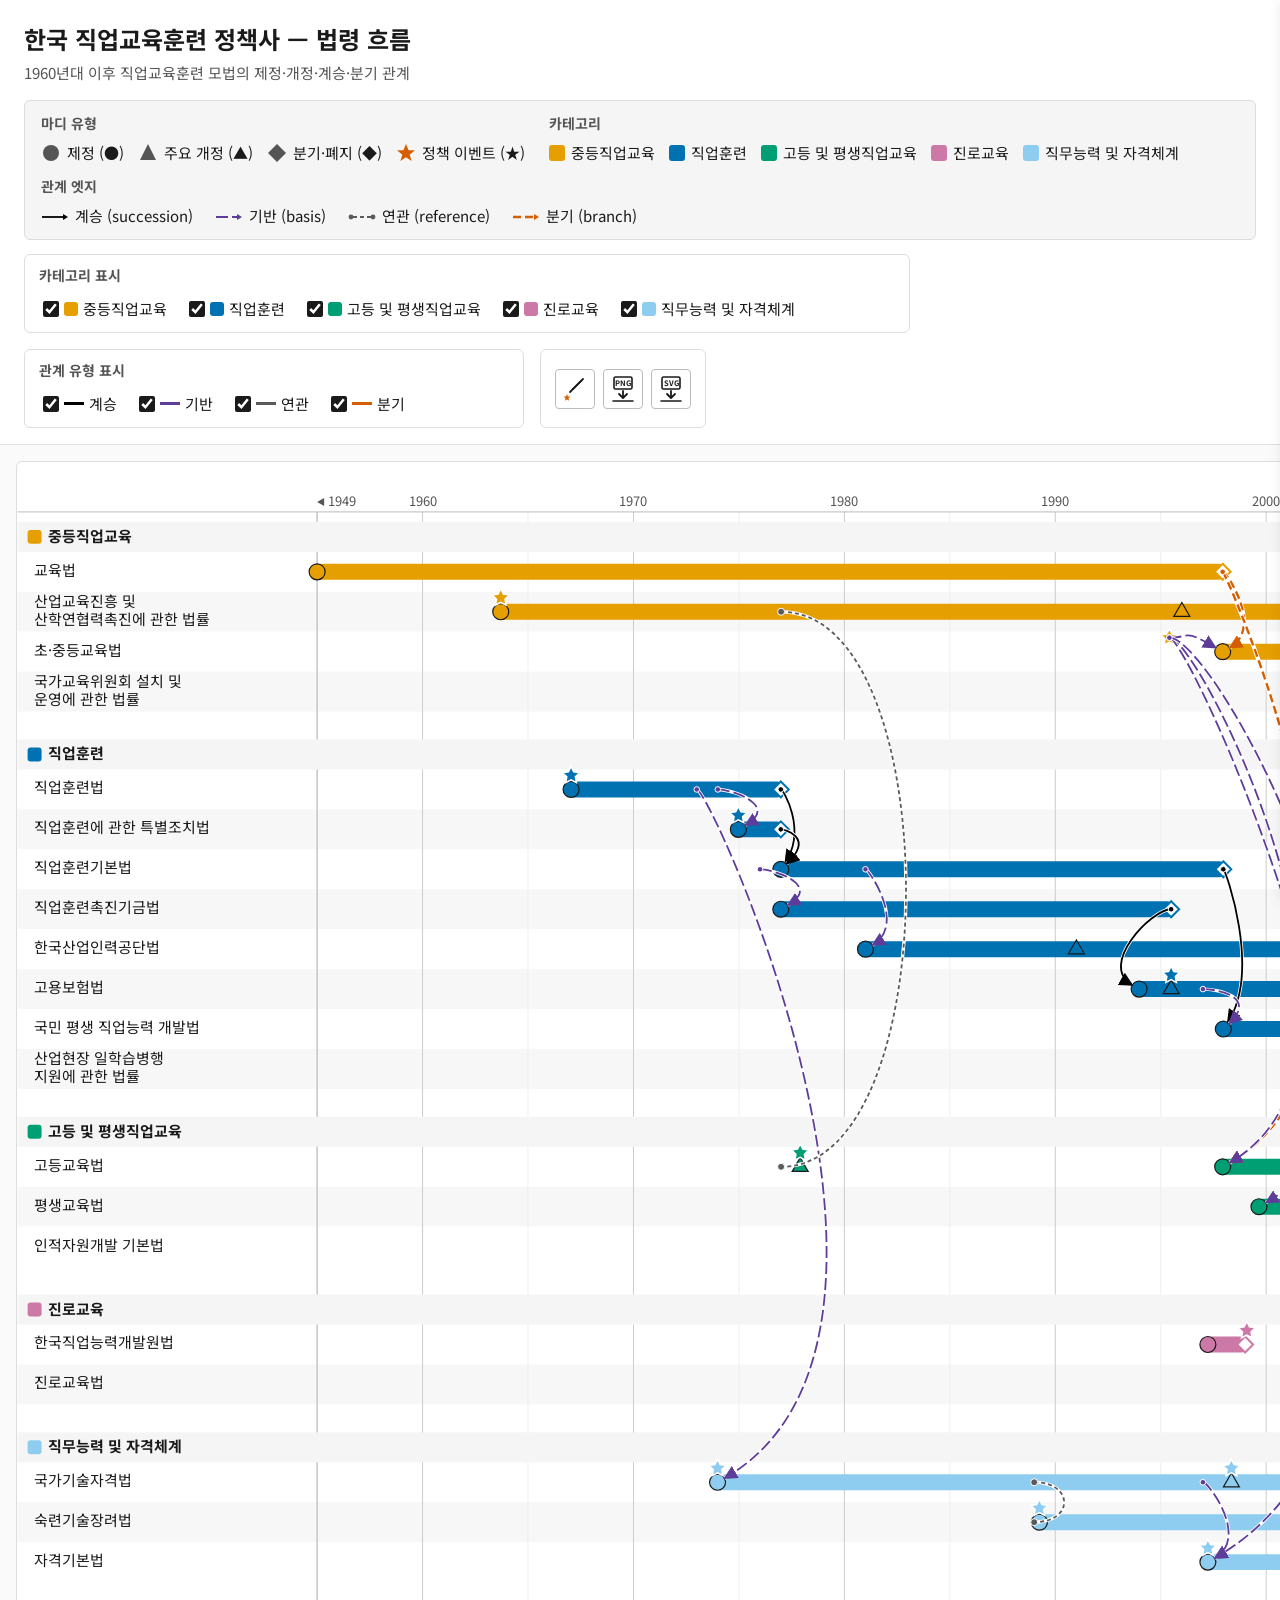
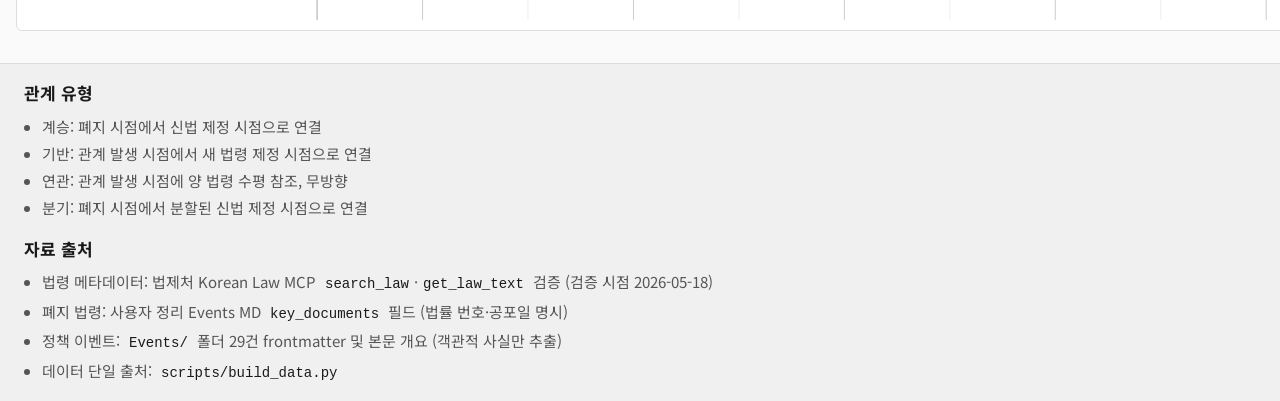
<file: index.html>
<!DOCTYPE html>
<html lang="ko">
<head>
  <meta charset="UTF-8" />
  <meta name="viewport" content="width=device-width, initial-scale=1.0" />
  <title>한국 직업교육훈련 정책사 — 법령 흐름</title>
  <meta http-equiv="refresh" content="0; url=./Voc_edu_history/index_deploy.html" />
  <link rel="canonical" href="./Voc_edu_history/index_deploy.html" />
  <style>
    body { font-family: system-ui, -apple-system, "Apple SD Gothic Neo", "Malgun Gothic", sans-serif; margin: 2rem; color: #1A1A1A; }
    a { color: #005FCC; }
  </style>
</head>
<body>
  <p>
    잠시 후 자동으로 이동합니다.
    이동되지 않으면 <a href="./Voc_edu_history/index_deploy.html">한국 직업교육훈련 정책사 — 법령 흐름</a>을 클릭하세요.
  </p>
  <script>
    // meta refresh 대비 즉시 교체 (히스토리에 진입 페이지 안 남김)
    window.location.replace('./Voc_edu_history/index_deploy.html');
  </script>
</body>
</html>
</file>
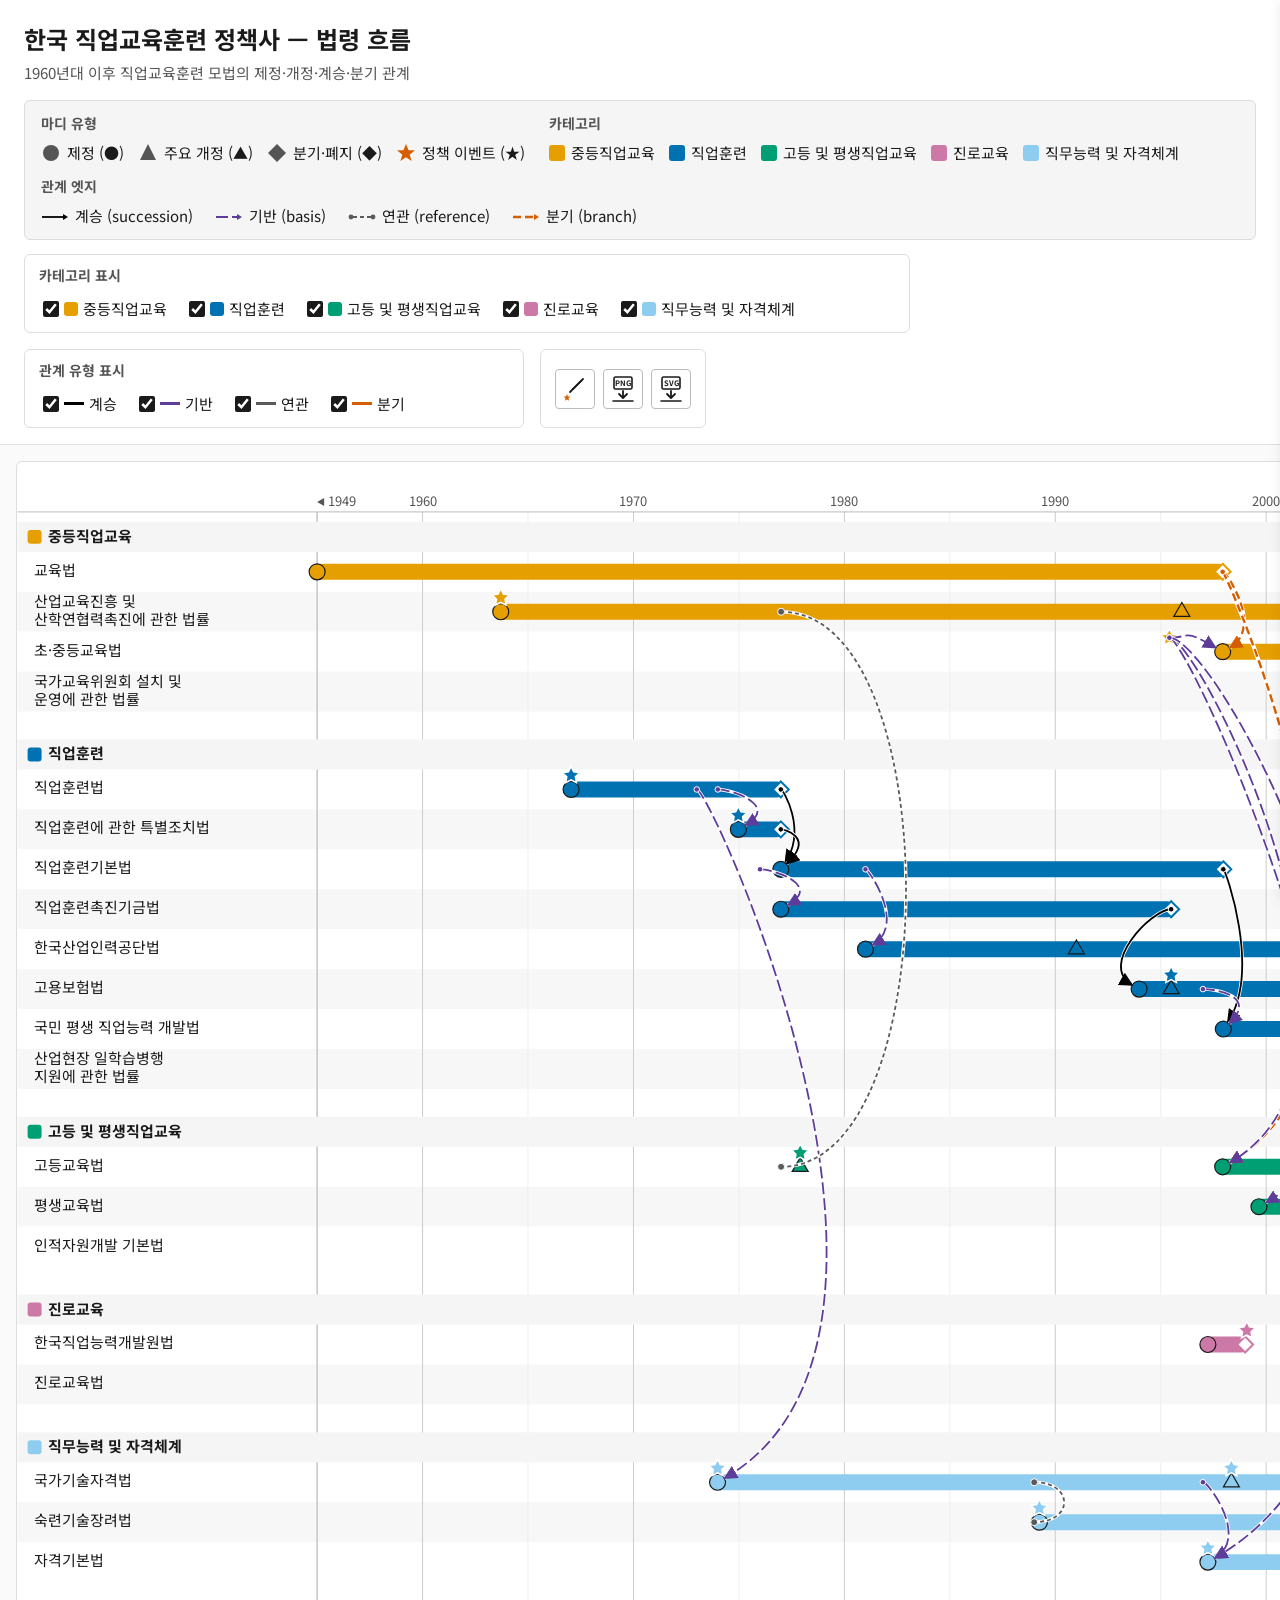
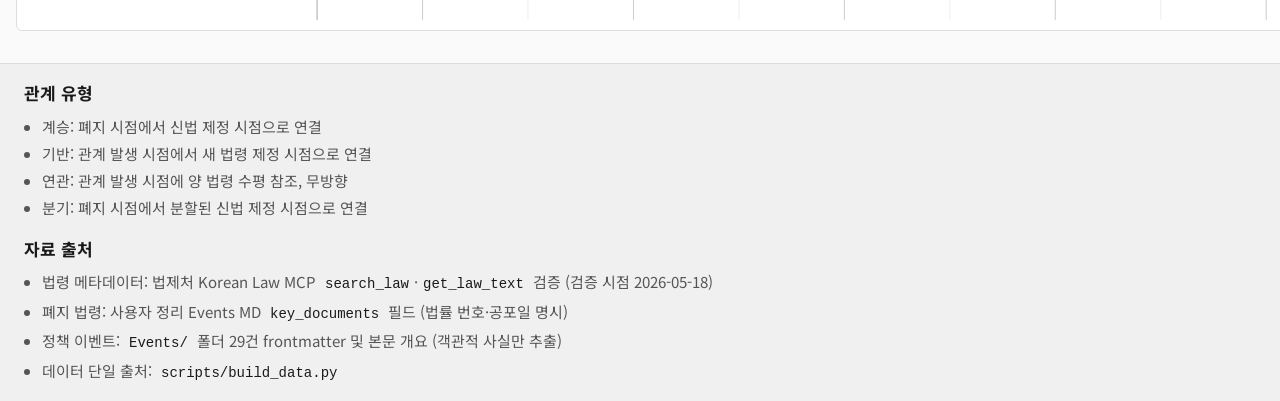
<file: Voc_edu_history/index_deploy.html>
<!DOCTYPE html>
<html lang="ko">
<head>
  <meta charset="UTF-8" />
  <meta name="viewport" content="width=device-width, initial-scale=1.0" />
  <title>한국 직업교육훈련 정책사 — 법령 흐름</title>
  <link rel="stylesheet" href="./css/style.css?v=20260529m" />
</head>
<body data-mode="deploy">
  <header class="site-header">
    <div class="header-inner">
      <h1 id="page-title">한국 직업교육훈련 정책사 — 법령 흐름</h1>
      <p class="header-subtitle">1960년대 이후 직업교육훈련 모법의 제정·개정·계승·분기 관계</p>

      <!-- 범례 영역 -->
      <section class="legend" aria-label="범례">
        <div class="legend-group" aria-labelledby="legend-marker-title">
          <h2 id="legend-marker-title" class="legend-title">마디 유형</h2>
          <ul class="legend-list">
            <li class="legend-item">
              <svg class="legend-icon" width="20" height="20" viewBox="-10 -10 20 20" aria-hidden="true">
                <circle cx="0" cy="0" r="8" fill="#555555" />
              </svg>
              <span>제정 (●)</span>
            </li>
            <li class="legend-item">
              <svg class="legend-icon" width="20" height="20" viewBox="-10 -10 20 20" aria-hidden="true">
                <polygon points="0,-9 8,7 -8,7" fill="#555555" />
              </svg>
              <span>주요 개정 (▲)</span>
            </li>
            <li class="legend-item">
              <svg class="legend-icon" width="20" height="20" viewBox="-10 -10 20 20" aria-hidden="true">
                <polygon points="0,-9 9,0 0,9 -9,0" fill="#555555" />
              </svg>
              <span>분기·폐지 (◆)</span>
            </li>
            <li class="legend-item">
              <svg class="legend-icon" width="20" height="20" viewBox="-10 -10 20 20" aria-hidden="true">
                <polygon points="0,-9 2.6,-2.8 9,-2.8 3.7,1.7 5.6,8 0,4.2 -5.6,8 -3.7,1.7 -9,-2.8 -2.6,-2.8" fill="#D55E00" />
              </svg>
              <span>정책 이벤트 (★)</span>
            </li>
          </ul>
        </div>

        <div class="legend-group" aria-labelledby="legend-category-title">
          <h2 id="legend-category-title" class="legend-title">카테고리</h2>
          <ul class="legend-list">
            <li class="legend-item"><span class="legend-swatch" style="background: var(--cat-secondary-voc);"></span><span>중등직업교육</span></li>
            <li class="legend-item"><span class="legend-swatch" style="background: var(--cat-vocational-training);"></span><span>직업훈련</span></li>
            <li class="legend-item"><span class="legend-swatch" style="background: var(--cat-higher-lifelong);"></span><span>고등 및 평생직업교육</span></li>
            <li class="legend-item"><span class="legend-swatch" style="background: var(--cat-career);"></span><span>진로교육</span></li>
            <li class="legend-item"><span class="legend-swatch" style="background: var(--cat-qualification);"></span><span>직무능력 및 자격체계</span></li>
          </ul>
        </div>

        <div class="legend-group" aria-labelledby="legend-edge-title">
          <h2 id="legend-edge-title" class="legend-title">관계 엣지</h2>
          <ul class="legend-list legend-list-edge">
            <li class="legend-item">
              <svg class="legend-icon" width="28" height="10" viewBox="0 0 28 10" aria-hidden="true">
                <line x1="1" y1="5" x2="22" y2="5" stroke="var(--edge-succession)" stroke-width="1.8" />
                <polygon points="22,2 27,5 22,8" fill="var(--edge-succession)" />
              </svg>
              <span>계승 (succession)</span>
            </li>
            <li class="legend-item">
              <svg class="legend-icon" width="28" height="10" viewBox="0 0 28 10" aria-hidden="true">
                <line x1="1" y1="5" x2="22" y2="5" stroke="var(--edge-basis)" stroke-width="1.8" stroke-dasharray="12 4" />
                <polygon points="22,2 27,5 22,8" fill="var(--edge-basis)" />
              </svg>
              <span>기반 (basis)</span>
            </li>
            <li class="legend-item">
              <svg class="legend-icon" width="28" height="10" viewBox="0 0 28 10" aria-hidden="true">
                <circle cx="3" cy="5" r="2.4" fill="var(--edge-reference)" />
                <line x1="5" y1="5" x2="23" y2="5" stroke="var(--edge-reference)" stroke-width="1.8" stroke-dasharray="4 3" />
                <circle cx="25" cy="5" r="2.4" fill="var(--edge-reference)" />
              </svg>
              <span>연관 (reference)</span>
            </li>
            <li class="legend-item">
              <svg class="legend-icon" width="28" height="10" viewBox="0 0 28 10" aria-hidden="true">
                <line x1="1" y1="5" x2="22" y2="5" stroke="var(--edge-branch)" stroke-width="2.4" stroke-dasharray="8 4" />
                <polygon points="22,2 27,5 22,8" fill="var(--edge-branch)" />
              </svg>
              <span>분기 (branch)</span>
            </li>
          </ul>
        </div>
      </section>

      <!-- 필터 영역 -->
      <section class="filters" aria-label="필터">
        <div class="filter-group" id="filter-category-group" role="group" aria-labelledby="filter-category-legend">
          <div class="filter-legend" id="filter-category-legend">카테고리 표시</div>
          <label class="filter-label">
            <input type="checkbox" class="filter-category" data-category="중등직업교육" checked />
            <span class="filter-swatch" style="background: var(--cat-secondary-voc);"></span>
            중등직업교육
          </label>
          <label class="filter-label">
            <input type="checkbox" class="filter-category" data-category="직업훈련" checked />
            <span class="filter-swatch" style="background: var(--cat-vocational-training);"></span>
            직업훈련
          </label>
          <label class="filter-label">
            <input type="checkbox" class="filter-category" data-category="고등 및 평생직업교육" checked />
            <span class="filter-swatch" style="background: var(--cat-higher-lifelong);"></span>
            고등 및 평생직업교육
          </label>
          <label class="filter-label">
            <input type="checkbox" class="filter-category" data-category="진로교육" checked />
            <span class="filter-swatch" style="background: var(--cat-career);"></span>
            진로교육
          </label>
          <label class="filter-label">
            <input type="checkbox" class="filter-category" data-category="직무능력 및 자격체계" checked />
            <span class="filter-swatch" style="background: var(--cat-qualification);"></span>
            직무능력 및 자격체계
          </label>
        </div>

        <div class="filter-group" id="filter-relation-group" role="group" aria-labelledby="filter-relation-legend">
          <div class="filter-legend" id="filter-relation-legend">관계 유형 표시</div>
          <label class="filter-label">
            <input type="checkbox" class="filter-relation" data-relation="succession" checked />
            <span class="filter-line" style="background: var(--edge-succession);"></span>
            계승
          </label>
          <label class="filter-label">
            <input type="checkbox" class="filter-relation" data-relation="basis" checked />
            <span class="filter-line" style="background: var(--edge-basis);"></span>
            기반
          </label>
          <label class="filter-label">
            <input type="checkbox" class="filter-relation" data-relation="reference" checked />
            <span class="filter-line" style="background: var(--edge-reference);"></span>
            연관
          </label>
          <label class="filter-label">
            <input type="checkbox" class="filter-relation" data-relation="branch" checked />
            <span class="filter-line" style="background: var(--edge-branch);"></span>
            분기
          </label>
        </div>

        <!-- 다이어그램 내보내기 -->
        <div class="export-actions" role="group" aria-label="다이어그램 내보내기">
          <button type="button" id="toggle-event-labels" class="export-btn icon-btn"
                  aria-label="이벤트명 라벨 표시 토글" aria-pressed="false"
                  title="이벤트명 라벨 표시 / 숨김">
            <svg width="28" height="28" viewBox="0 0 28 28" aria-hidden="true" focusable="false">
              <polygon points="6,19 6.95,21.4 9.5,21.55 7.5,23.2 8.15,25.7 6,24.4 3.85,25.7 4.5,23.2 2.5,21.55 5.05,21.4"
                       fill="#D55E00" />
              <line x1="9" y1="17" x2="22" y2="4" stroke="currentColor" stroke-width="1.8" stroke-linecap="round"/>
              <line x1="12" y1="14" x2="20" y2="6" stroke="currentColor" stroke-width="1.6" stroke-linecap="round"/>
            </svg>
          </button>
          <button type="button" id="export-png" class="export-btn icon-btn"
                  aria-label="PNG으로 다운로드 (300dpi)" title="PNG 다운로드 (300dpi)">
            <svg width="28" height="28" viewBox="0 0 28 28" aria-hidden="true" focusable="false">
              <rect x="5" y="2" width="18" height="12" rx="1.6" fill="none" stroke="currentColor" stroke-width="1.6"/>
              <text x="14" y="11" text-anchor="middle" font-size="7.5" font-weight="700" fill="currentColor">PNG</text>
              <path d="M14 16 v6" stroke="currentColor" stroke-width="1.8" stroke-linecap="round"/>
              <path d="M10 19 l4 4 l4 -4" fill="none" stroke="currentColor" stroke-width="1.8" stroke-linecap="round" stroke-linejoin="round"/>
              <path d="M4 26 h20" stroke="currentColor" stroke-width="1.6" stroke-linecap="round"/>
            </svg>
          </button>
          <button type="button" id="export-svg" class="export-btn icon-btn"
                  aria-label="SVG로 다운로드" title="SVG 다운로드">
            <svg width="28" height="28" viewBox="0 0 28 28" aria-hidden="true" focusable="false">
              <rect x="5" y="2" width="18" height="12" rx="1.6" fill="none" stroke="currentColor" stroke-width="1.6"/>
              <text x="14" y="11" text-anchor="middle" font-size="7.5" font-weight="700" fill="currentColor">SVG</text>
              <path d="M14 16 v6" stroke="currentColor" stroke-width="1.8" stroke-linecap="round"/>
              <path d="M10 19 l4 4 l4 -4" fill="none" stroke="currentColor" stroke-width="1.8" stroke-linecap="round" stroke-linejoin="round"/>
              <path d="M4 26 h20" stroke="currentColor" stroke-width="1.6" stroke-linecap="round"/>
            </svg>
          </button>
        </div>
      </section>
    </div>
  </header>

  <main class="main-canvas">
    <div class="svg-scroll-wrapper" id="svg-scroll-wrapper">
      <svg id="timeline-svg" width="1600" height="600" xmlns="http://www.w3.org/2000/svg" role="img" aria-label="법령 시간축 시각화 캔버스">
        <!-- viz-engineer가 여기에 트랙·마디·엣지를 렌더링함 -->
      </svg>
    </div>
  </main>

  <!-- 우측 사이드 패널 -->
  <aside id="side-panel" class="side-panel" hidden aria-hidden="true" aria-labelledby="side-panel-title">
    <header class="side-panel-header">
      <h2 id="side-panel-title" class="side-panel-title">상세 정보</h2>
      <button type="button" id="side-panel-close" class="side-panel-close" aria-label="사이드 패널 닫기">×</button>
    </header>
    <div id="side-panel-content" class="side-panel-content">
      <p class="side-panel-placeholder">법령 트랙 또는 마디를 선택하면 상세 정보 표시됨.</p>
    </div>
  </aside>

  <!-- 호버 툴팁 -->
  <div id="tooltip" class="tooltip" hidden role="tooltip" aria-hidden="true"></div>

  <footer class="site-footer">
    <div class="footer-inner">
      <h2 class="footer-title">관계 유형</h2>
      <ul class="footer-list footer-list-relation">
        <li>계승: 폐지 시점에서 신법 제정 시점으로 연결</li>
        <li>기반: 관계 발생 시점에서 새 법령 제정 시점으로 연결</li>
        <li>연관: 관계 발생 시점에 양 법령 수평 참조, 무방향</li>
        <li>분기: 폐지 시점에서 분할된 신법 제정 시점으로 연결</li>
      </ul>

      <h2 class="footer-title">자료 출처</h2>
      <ul class="footer-list">
        <li>법령 메타데이터: 법제처 Korean Law MCP <code>search_law</code>·<code>get_law_text</code> 검증 (검증 시점 2026-05-18)</li>
        <li>폐지 법령: 사용자 정리 Events MD <code>key_documents</code> 필드 (법률 번호·공포일 명시)</li>
        <li>정책 이벤트: <code>Events/</code> 폴더 29건 frontmatter 및 본문 개요 (객관적 사실만 추출)</li>
        <li>데이터 단일 출처: <code>scripts/build_data.py</code></li>
      </ul>
    </div>
  </footer>

  <script type="module" src="./js/app.js?v=20260529m"></script>
</body>
</html>
</file>
<file: Voc_edu_history/css/style.css>
/* ==========================================================================
   한국 직업교육훈련 정책사 — 법령 흐름 (라이트 모드 단일 테마)
   ========================================================================== */

/* Noto Sans KR self-host — 페이지 코퍼스 서브셋(오프라인, 외부 CDN 불요) */
@font-face {
  font-family: "Noto Sans KR";
  font-style: normal;
  font-weight: 400;
  font-display: swap;
  src: url("../fonts/NotoSansKR-400.woff2") format("woff2");
}
@font-face {
  font-family: "Noto Sans KR";
  font-style: normal;
  font-weight: 700;
  font-display: swap;
  src: url("../fonts/NotoSansKR-700.woff2") format("woff2");
}

:root {
  /* 카테고리 — 색맹 친화 (Okabe-Ito 변형) */
  --cat-secondary-voc: #E69F00;        /* 중등직업교육 — 주황 */
  --cat-vocational-training: #0072B2;  /* 직업훈련 — 파랑 */
  --cat-higher-lifelong: #009E73;      /* 고등 및 평생직업교육 — 초록 */
  --cat-career: #CC79A7;               /* 진로교육 — 자홍 */
  --cat-qualification: #8FCDF0;        /* 직무능력 및 자격체계 — 하늘 (직업훈련 #0072B2와 대비 확보) */

  /* 관계 엣지 — 색·패턴·굵기로 4종 차별화 */
  --edge-succession: #000000;          /* 계승 — 검정 실선 */
  --edge-basis: #5E3C99;               /* 기반 — 보라 긴 점선 (카테고리 5색과 분리) */
  --edge-reference: #5A5A5A;           /* 연관 — 회색 짧은 점선 (격자선 대비 가시화) */
  --edge-branch: #D55E00;              /* 분기 — 적주황 굵은 점선 (강조) */

  /* 배경·텍스트 */
  --bg-page: #FAFAFA;
  --bg-panel: #FFFFFF;
  --bg-header: #FFFFFF;
  --text-primary: #1A1A1A;
  --text-secondary: #555555;
  --text-muted: #777777;
  --border: #DDDDDD;
  --border-strong: #BBBBBB;
  --shadow-panel: 0 2px 12px rgba(0, 0, 0, 0.08);
  --shadow-tooltip: 0 2px 8px rgba(0, 0, 0, 0.12);

  /* 레이아웃 */
  --side-panel-width: 380px;
  --header-z: 10;
  --side-panel-z: 20;
  --tooltip-z: 30;

  /* 폰트 */
  --font-family-base: "Noto Sans KR", "Apple SD Gothic Neo", "Malgun Gothic", "맑은 고딕", system-ui, -apple-system, sans-serif;
  --font-size-body: 15px;
  --font-size-small: 14px;
  --font-size-h1: 24px;
  --font-size-h2: 19px;
  --font-size-h3: 17px;
  --line-height-base: 1.55;
}

/* 리셋 ----------------------------------------------------------------- */

*,
*::before,
*::after {
  box-sizing: border-box;
}

html,
body {
  margin: 0;
  padding: 0;
  background: var(--bg-page);
  color: var(--text-primary);
  font-family: var(--font-family-base);
  font-size: var(--font-size-body);
  line-height: var(--line-height-base);
  -webkit-font-smoothing: antialiased;
}

body {
  min-height: 100vh;
  display: flex;
  flex-direction: column;
}

h1, h2, h3, h4, p, ul, ol, li, dl, dt, dd, figure, fieldset {
  margin: 0;
  padding: 0;
}

ul, ol {
  list-style: none;
}

fieldset {
  border: none;
}

code {
  font-family: "Consolas", "Menlo", "D2Coding", monospace;
  font-size: 14px;
  background: #F0F0F0;
  padding: 1px 5px;
  border-radius: 3px;
  color: var(--text-primary);
}

button {
  font-family: inherit;
  font-size: var(--font-size-body);
  cursor: pointer;
}

/* 헤더 ----------------------------------------------------------------- */

.site-header {
  background: var(--bg-header);
  border-bottom: 1px solid var(--border);
  padding: 20px 24px 16px;
  position: relative;
  z-index: var(--header-z);
}

.header-inner {
  max-width: 1600px;
  margin: 0 auto;
}

#page-title {
  font-size: var(--font-size-h1);
  font-weight: 700;
  color: var(--text-primary);
  margin-bottom: 4px;
}

.header-subtitle {
  font-size: var(--font-size-body);
  color: var(--text-secondary);
  margin-bottom: 16px;
}

/* 범례 ----------------------------------------------------------------- */

.legend {
  display: flex;
  flex-wrap: wrap;
  gap: 12px 24px;
  padding: 12px 16px;
  background: #F5F5F5;
  border: 1px solid var(--border);
  border-radius: 6px;
  margin-bottom: 14px;
  align-items: flex-start;  /* 위 행 두 그룹이 stretch 로 늘어나지 않게 */
}

.legend-group {
  min-width: 200px;
}

/* 관계 엣지 레전드는 핵심 라벨·line swatch만 유지(긴 설명은 footer로 이동).
 * detail 제거로 폭이 축소되어 마디·카테고리 그룹과 같은 행에 흡수됨. */

.legend-title {
  font-size: var(--font-size-small);
  font-weight: 700;
  color: var(--text-secondary);
  margin-bottom: 6px;
  text-transform: none;
}

.legend-list {
  display: flex;
  flex-wrap: wrap;
  gap: 8px 14px;
}

.legend-item {
  display: inline-flex;
  align-items: center;
  gap: 6px;
  font-size: var(--font-size-body);
  color: var(--text-primary);
}

/* 엣지 범례의 기준 시점 설명 — 라벨 옆 작은 회색 텍스트 */
.legend-detail {
  display: inline;
  color: var(--text-secondary);
  font-size: 13px;
  margin-left: 4px;
}

/* 엣지 범례 항목은 가로 한 줄. 4개 항목이 페이지 폭 안에서 wrap 허용. */
.legend-list.legend-list-edge {
  flex-direction: row;
  gap: 6px 22px;
  align-items: baseline;
}
.legend-list.legend-list-edge .legend-item {
  align-items: baseline;
  flex-wrap: nowrap;
}

.legend-icon {
  flex-shrink: 0;
}

.legend-swatch {
  display: inline-block;
  width: 16px;
  height: 16px;
  border-radius: 3px;
  flex-shrink: 0;
}

.legend-line {
  display: inline-block;
  width: 24px;
  height: 3px;
  flex-shrink: 0;
}

/* 필터 ----------------------------------------------------------------- */

.filters {
  display: flex;
  flex-wrap: wrap;
  gap: 16px;
}

.filter-group {
  display: flex;
  flex-wrap: wrap;
  align-items: center;
  gap: 6px 14px;
  padding: 10px 14px;
  border: 1px solid var(--border);
  border-radius: 6px;
  background: var(--bg-panel);
}

/* fieldset/legend 가 아닌 일반 div + role="group" 구조이므로
 * legend 텍스트가 박스 첫 줄 전체를 차지 → 박스 윗 테두리가 다른 박스와 시각 정렬. */
.filter-legend {
  font-size: var(--font-size-small);
  font-weight: 700;
  color: var(--text-secondary);
  width: 100%;
  margin-bottom: 2px;
}

.filter-label {
  display: inline-flex;
  align-items: center;
  gap: 5px;
  font-size: var(--font-size-body);
  color: var(--text-primary);
  cursor: pointer;
  user-select: none;
  padding: 2px 4px;
}

.filter-label input[type="checkbox"] {
  width: 16px;
  height: 16px;
  cursor: pointer;
  margin: 0;
  accent-color: var(--text-primary);
}

.filter-swatch {
  display: inline-block;
  width: 14px;
  height: 14px;
  border-radius: 3px;
  flex-shrink: 0;
}

.filter-line {
  display: inline-block;
  width: 20px;
  height: 3px;
  flex-shrink: 0;
}

/* 다이어그램 내보내기 (filters 안 아이콘 버튼) ------------------------ */

/* 박스 자체는 .filter-group 과 동일한 패딩·테두리·배경 으로 시각 통일.
 * align-self 미지정 → .filters 의 flex stretch 가 동작해 관계 유형 그룹과 같은 높이. */
.export-actions {
  display: inline-flex;
  align-items: center;
  justify-content: center;
  gap: 8px;
  padding: 10px 14px;
  border: 1px solid var(--border);
  border-radius: 6px;
  background: var(--bg-panel);
}

.export-btn.icon-btn {
  width: 40px;
  height: 40px;
  padding: 4px;
  display: inline-flex;
  align-items: center;
  justify-content: center;
  border: 1px solid var(--border-strong);
  border-radius: 4px;
  background: var(--bg-panel);
  color: var(--text-primary);
  transition: background 0.12s ease-out, border-color 0.12s ease-out, color 0.12s ease-out;
}

.export-btn.icon-btn svg {
  display: block;
}

.export-btn.icon-btn:hover:not(:disabled),
.export-btn.icon-btn:focus-visible:not(:disabled) {
  background: #F0F0F0;
  border-color: var(--text-secondary);
  color: #000000;
  outline: none;
}

.export-btn.icon-btn:disabled,
.export-btn.icon-btn[aria-busy="true"] {
  opacity: 0.55;
  cursor: progress;
}

/* 토글 버튼 ON 상태 — aria-pressed=true 일 때 강조 */
.export-btn.icon-btn[aria-pressed="true"] {
  background: var(--text-primary);
  border-color: var(--text-primary);
  color: #FFFFFF;
}
.export-btn.icon-btn[aria-pressed="true"]:hover:not(:disabled),
.export-btn.icon-btn[aria-pressed="true"]:focus-visible:not(:disabled) {
  background: #333333;
  border-color: #333333;
  color: #FFFFFF;
}

/* 메인 캔버스 --------------------------------------------------------- */

.main-canvas {
  flex: 1;
  padding: 16px 0;
  background: var(--bg-page);
}

.svg-scroll-wrapper {
  width: 100%;
  overflow-x: auto;
  overflow-y: hidden;
  padding: 0 16px;
}

#timeline-svg {
  display: block;
  background: var(--bg-panel);
  border: 1px solid var(--border);
  border-radius: 6px;
}

/* SVG 내부 텍스트 폰트 명시 — 상속과 동일 값이나 PNG/SVG 내보내기 클론에서도 보장 */
#timeline-svg text {
  font-family: var(--font-family-base);
}

/* SVG 내부 도형 기본 (viz-engineer가 확장 가능) */
#timeline-svg .track-bar {
  cursor: pointer;
}

/* 정책 이벤트 라벨 — 디폴트 숨김, [data-event-labels="on"] 일 때만 표시.
 * 내보내기(PNG/SVG) 시에는 export.js 가 클론에 data-event-labels="on" 강제. */
#timeline-svg .event-labels { display: none; }
#timeline-svg[data-event-labels="on"] .event-labels { display: inline; }

.event-label {
  font-size: 13px;
  fill: var(--text-secondary);
  pointer-events: none;
  /* 회전 변환은 인라인 transform 으로 마커별 각도 지정 */
}

#timeline-svg .milestone,
#timeline-svg .event-marker {
  cursor: pointer;
}

/* 엣지 그룹 — 필터 토글 셀렉터 호환용 컨테이너 */
#timeline-svg .edge {
  cursor: pointer;
}

/* 보이지 않는 두꺼운 hit area path — 마우스/포커스만 받음 */
#timeline-svg .edge-hit {
  fill: none;
  stroke: transparent;
  stroke-width: 14;
  pointer-events: stroke;
}

/* 시각용 path — 이벤트는 받지 않음. 패턴은 유형별 클래스에서 지정 */
#timeline-svg .edge-line {
  fill: none;
  stroke-width: 1.8;
  pointer-events: none;
}

/* 관계 유형별 색상·패턴·굵기 — 그룹 클래스로 상속 (시각 path에 적용) */
#timeline-svg .edge.edge-succession .edge-line {
  stroke: var(--edge-succession);
  stroke-dasharray: 0;          /* 실선 */
  stroke-width: 1.8;
}
#timeline-svg .edge.edge-basis .edge-line {
  stroke: var(--edge-basis);
  stroke-dasharray: 12 4;       /* 긴 점선 */
  stroke-width: 1.8;
}
#timeline-svg .edge.edge-reference .edge-line {
  stroke: var(--edge-reference);
  stroke-dasharray: 4 3;        /* 짧은 점선 (격자선과 구분) */
  stroke-width: 1.8;
}
#timeline-svg .edge.edge-branch .edge-line {
  stroke: var(--edge-branch);
  stroke-dasharray: 8 4;        /* 굵은 점선 */
  stroke-width: 2.4;
}

/* 엣지 시점 마커 — 유형별 색상 + 시작/끝 구분
 * 방향성 엣지(succession·basis·branch): 시작점 dot 유지, 끝점은 화살표가 표현하므로 숨김.
 * 무방향 엣지(reference): 양 끝 dot 모두 노출 — 범례와 1:1 매칭. */
#timeline-svg .edge-endpoint {
  pointer-events: none;
  stroke: #FFFFFF;
  stroke-width: 1;
}
#timeline-svg .edge-endpoint-succession {
  fill: var(--edge-succession);
}
#timeline-svg .edge-endpoint-basis {
  fill: var(--edge-basis);
}
#timeline-svg .edge-endpoint-reference {
  fill: var(--edge-reference);
}
#timeline-svg .edge-endpoint-branch {
  fill: var(--edge-branch);
}

/* 방향성 엣지: 끝점 원 숨김 (화살표 머리가 끝 시각화). */
#timeline-svg .edge.edge-succession .edge-endpoint-end,
#timeline-svg .edge.edge-basis .edge-endpoint-end,
#timeline-svg .edge.edge-branch .edge-endpoint-end {
  display: none;
}

/* 좌측 법령명 라벨 — 두 줄 표기 호환 */
#timeline-svg .law-label {
  dominant-baseline: middle;
}
#timeline-svg .law-label tspan {
  font-size: 15px;
}

/* hover/focus 시 시각 path 강조 — stroke-width 만 키우고 dasharray 는 유형별 유지 */
#timeline-svg .edge.edge-succession:hover .edge-line,
#timeline-svg .edge.edge-succession:focus .edge-line,
#timeline-svg .edge.edge-succession:focus-within .edge-line {
  stroke-width: 2.6;
}
#timeline-svg .edge.edge-basis:hover .edge-line,
#timeline-svg .edge.edge-basis:focus .edge-line,
#timeline-svg .edge.edge-basis:focus-within .edge-line {
  stroke-width: 2.8;
}
#timeline-svg .edge.edge-reference:hover .edge-line,
#timeline-svg .edge.edge-reference:focus .edge-line,
#timeline-svg .edge.edge-reference:focus-within .edge-line {
  stroke-width: 2.4;
}
#timeline-svg .edge.edge-branch:hover .edge-line,
#timeline-svg .edge.edge-branch:focus .edge-line,
#timeline-svg .edge.edge-branch:focus-within .edge-line {
  stroke-width: 3.4;
}

/* 사이드 패널 --------------------------------------------------------- */

.side-panel {
  position: fixed;
  top: 0;
  right: 0;
  width: var(--side-panel-width);
  max-width: 92vw;
  height: 100vh;
  background: var(--bg-panel);
  border-left: 1px solid var(--border);
  box-shadow: var(--shadow-panel);
  z-index: var(--side-panel-z);
  transform: translateX(0);
  transition: transform 0.22s ease-out;
  display: flex;
  flex-direction: column;
}

.side-panel[hidden] {
  display: flex;
  transform: translateX(100%);
  pointer-events: none;
}

.side-panel-header {
  display: flex;
  align-items: center;
  justify-content: space-between;
  padding: 14px 16px;
  border-bottom: 1px solid var(--border);
  background: var(--bg-panel);
  flex-shrink: 0;
}

.side-panel-title {
  font-size: var(--font-size-h2);
  font-weight: 700;
  color: var(--text-primary);
}

.side-panel-close {
  width: 32px;
  height: 32px;
  border: 1px solid var(--border);
  background: var(--bg-panel);
  border-radius: 4px;
  font-size: 22px;
  line-height: 1;
  color: var(--text-secondary);
  padding: 0;
  display: flex;
  align-items: center;
  justify-content: center;
}

.side-panel-close:hover,
.side-panel-close:focus-visible {
  background: #F0F0F0;
  color: var(--text-primary);
  outline: none;
}

.side-panel-content {
  flex: 1;
  overflow-y: auto;
  padding: 16px;
  font-size: var(--font-size-body);
  color: var(--text-primary);
  line-height: var(--line-height-base);
}

.side-panel-placeholder {
  color: var(--text-muted);
  font-size: var(--font-size-body);
}

/* 사이드 패널 내부 콘텐츠 기본 스타일 (viz-engineer가 확장) */
.side-panel-content h3 {
  font-size: var(--font-size-h3);
  font-weight: 700;
  margin: 16px 0 8px;
  color: var(--text-primary);
}

.side-panel-content h3:first-child {
  margin-top: 0;
}

.side-panel-content p {
  margin-bottom: 8px;
  font-size: var(--font-size-body);
}

.side-panel-content dl {
  display: grid;
  grid-template-columns: max-content 1fr;
  gap: 4px 12px;
  margin-bottom: 12px;
  font-size: var(--font-size-body);
}

.side-panel-content dt {
  color: var(--text-secondary);
  font-weight: 500;
}

.side-panel-content dd {
  color: var(--text-primary);
}

.side-panel-content ul {
  padding-left: 16px;
  list-style: disc;
  font-size: var(--font-size-body);
}

.side-panel-content li {
  margin-bottom: 4px;
}

/* 툴팁 --------------------------------------------------------------- */

.tooltip {
  position: absolute;
  background: var(--bg-panel);
  border: 1px solid var(--border-strong);
  border-radius: 4px;
  box-shadow: var(--shadow-tooltip);
  padding: 8px 10px;
  font-size: var(--font-size-small);
  color: var(--text-primary);
  line-height: 1.45;
  pointer-events: none;
  z-index: var(--tooltip-z);
  max-width: 320px;
}

.tooltip strong {
  display: block;
  font-weight: 700;
  margin-bottom: 2px;
  color: var(--text-primary);
}

.tooltip .tooltip-meta {
  color: var(--text-secondary);
  font-size: var(--font-size-small);
}

/* 푸터 --------------------------------------------------------------- */

.site-footer {
  background: #F0F0F0;
  border-top: 1px solid var(--border);
  padding: 16px 24px;
  margin-top: 16px;
}

.footer-inner {
  max-width: 1600px;
  margin: 0 auto;
}

.footer-title {
  font-size: var(--font-size-h3);
  font-weight: 700;
  color: var(--text-primary);
  margin-bottom: 8px;
}

/* 두 번째 이후 footer 제목(자료 출처)은 위 블록과 간격 확보 */
.footer-list + .footer-title {
  margin-top: 16px;
}

/* 관계 유형 보조 설명 — 범례에서 이동한 기준 시점 목록 */
.footer-list-relation {
  margin-bottom: 4px;
}

.footer-list {
  padding-left: 18px;
  list-style: disc;
  font-size: var(--font-size-body);
  color: var(--text-secondary);
}

.footer-list li {
  margin-bottom: 4px;
}

/* 접근성: 키보드 포커스 가시화 */
:focus-visible {
  outline: 2px solid #005FCC;
  outline-offset: 2px;
}

/* 가로 좁은 화면 대응 (사이드 패널 폭 축소만, 다크 모드 분기 없음) */
@media (max-width: 640px) {
  :root {
    --side-panel-width: 320px;
  }

  .site-header {
    padding: 16px 14px 12px;
  }

  #page-title {
    font-size: 22px;
  }
}

/* 모션 최소화 선호 사용자 대응 — 트랜지션·애니메이션 사실상 제거 */
@media (prefers-reduced-motion: reduce) {
  *,
  *::before,
  *::after {
    transition-duration: 0.01ms !important;
    animation-duration: 0.01ms !important;
    animation-iteration-count: 1 !important;
  }
}
</file>
